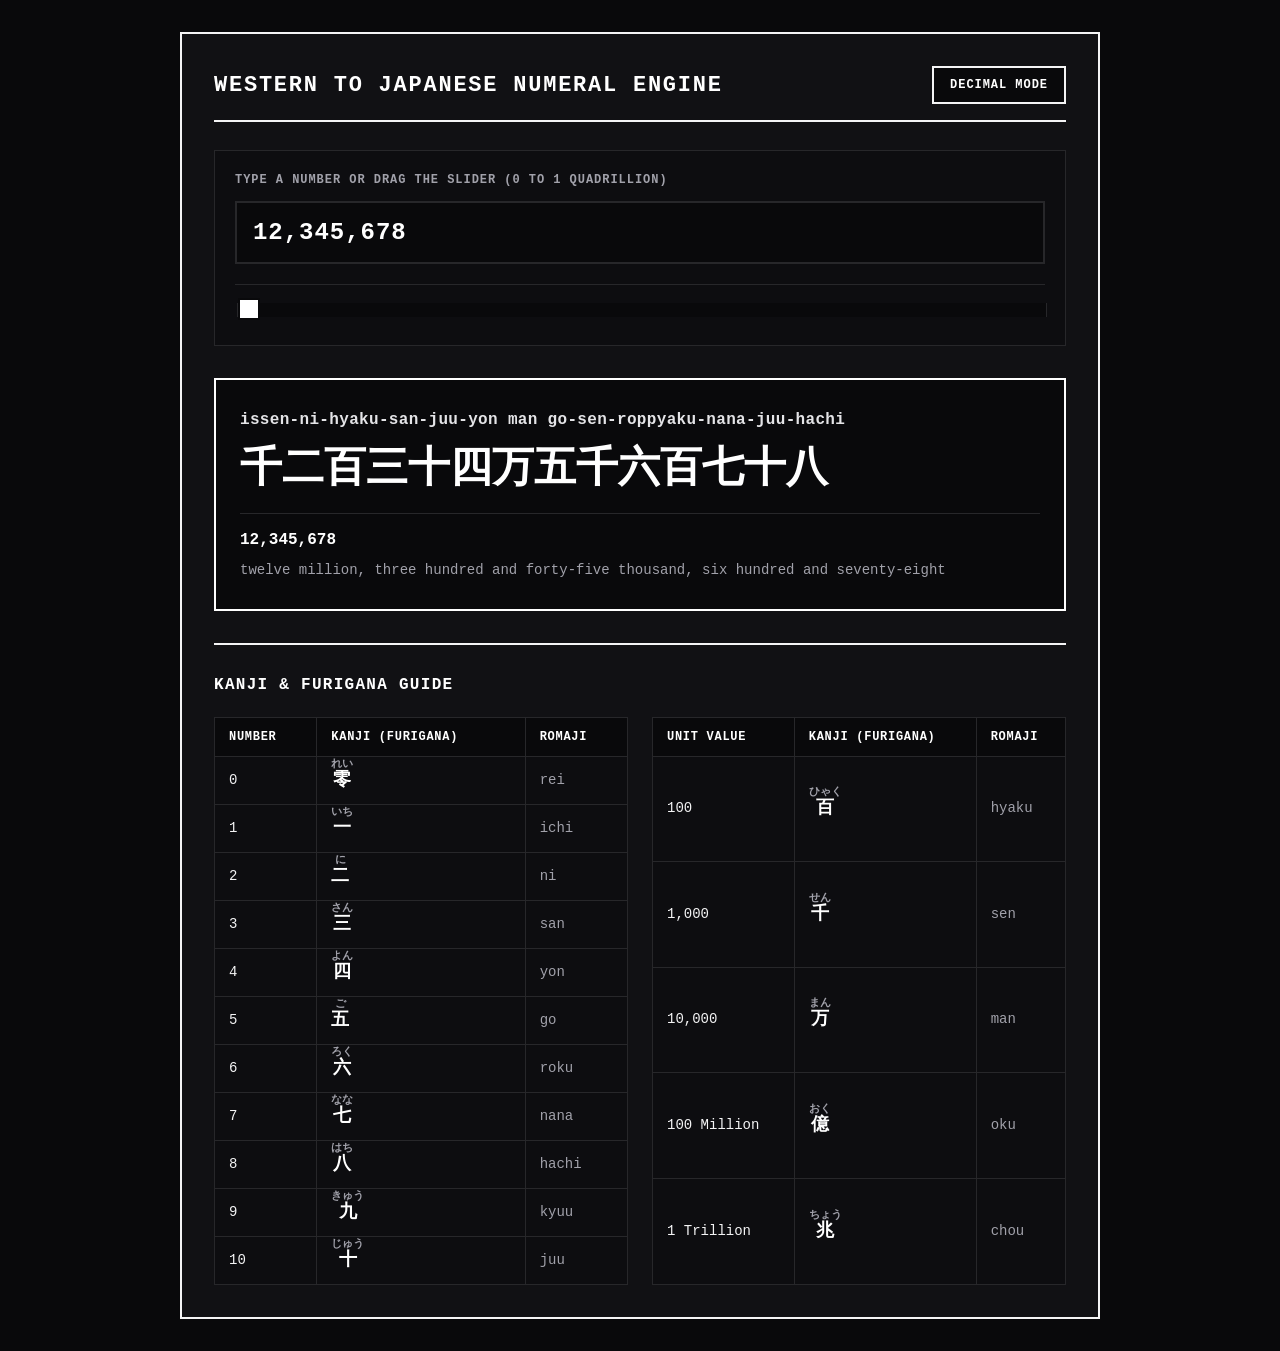
<file: index.html>
<!DOCTYPE html>
<html lang="en">
<head>
    <meta charset="UTF-8">
    <meta name="viewport" content="width=device-width, initial-scale=1.0">
    <title>Dynamic Japanese Numeral Converter</title>
    <link rel="stylesheet" href="styles.css">
</head>
<body>

    <div class="container">
        <div class="header-bar">
            <h1>Western to Japanese Numeral Engine</h1>
            <button type="button" id="modeToggle" class="mode-btn">Decimal Mode</button>
        </div>
        
        <div class="input-section">
            <label for="numInput" id="inputLabel">Type a number or drag the slider (0 to 1 Quadrillion)</label>
            <input type="text" inputmode="numeric" id="numInput" value="12,345,678" autocomplete="off">
            
            <div class="slider-container">
                <input type="range" id="numSlider" value="12345678" min="0" max="1000000000000000" step="1">
            </div>
        </div>

        <div class="result-card" id="resultCard">
            <div class="romaji-output" id="romajiOut">issen ni-hyaku san-juu yon-man go-sen roppyaku nana-juu hachi</div>
            <div class="kanji-output" id="kanjiOut">一千二百三十四万五千六百七十八</div>
            <div class="western-digits" id="westernDigits">12,345,678</div>
            <div class="western-words" id="westernWords">twelve million, three hundred and forty-five thousand, six hundred and seventy-eight</div>
        </div>

        <div class="reference-section">
            <h2>Kanji & Furigana Guide</h2>
            <div class="tables-container">
                <table class="ref-table">
                    <thead>
                        <tr>
                            <th>Number</th>
                            <th>Kanji (Furigana)</th>
                            <th>Romaji</th>
                        </tr>
                    </thead>
                    <tbody>
                        <tr><td>0</td><td><ruby>零<rt>れい</rt></ruby></td><td class="romaji-col">rei</td></tr>
                        <tr><td>1</td><td><ruby>一<rt>いち</rt></ruby></td><td class="romaji-col">ichi</td></tr>
                        <tr><td>2</td><td><ruby>二<rt>に</rt></ruby></td><td class="romaji-col">ni</td></tr>
                        <tr><td>3</td><td><ruby>三<rt>さん</rt></ruby></td><td class="romaji-col">san</td></tr>
                        <tr><td>4</td><td><ruby>四<rt>よん</rt></ruby></td><td class="romaji-col">yon</td></tr>
                        <tr><td>5</td><td><ruby>五<rt>ご</rt></ruby></td><td class="romaji-col">go</td></tr>
                        <tr><td>6</td><td><ruby>六<rt>ろく</rt></ruby></td><td class="romaji-col">roku</td></tr>
                        <tr><td>7</td><td><ruby>七<rt>なな</rt></ruby></td><td class="romaji-col">nana</td></tr>
                        <tr><td>8</td><td><ruby>八<rt>はち</rt></ruby></td><td class="romaji-col">hachi</td></tr>
                        <tr><td>9</td><td><ruby>九<rt>きゅう</rt></ruby></td><td class="romaji-col">kyuu</td></tr>
                        <tr><td>10</td><td><ruby>十<rt>じゅう</rt></ruby></td><td class="romaji-col">juu</td></tr>
                    </tbody>
                </table>

                <table class="ref-table">
                    <thead>
                        <tr>
                            <th>Unit Value</th>
                            <th>Kanji (Furigana)</th>
                            <th>Romaji</th>
                        </tr>
                    </thead>
                    <tbody>
                        <tr><td>100</td><td><ruby>百<rt>ひゃく</rt></ruby></td><td class="romaji-col">hyaku</td></tr>
                        <tr><td>1,000</td><td><ruby>千<rt>せん</rt></ruby></td><td class="romaji-col">sen</td></tr>
                        <tr><td>10,000</td><td><ruby>万<rt>まん</rt></ruby></td><td class="romaji-col">man</td></tr>
                        <tr><td>100 Million</td><td><ruby>億<rt>おく</rt></ruby></td><td class="romaji-col">oku</td></tr>
                        <tr><td>1 Trillion</td><td><ruby>兆<rt>ちょう</rt></ruby></td><td class="romaji-col">chou</td></tr>
                    </tbody>
                </table>
            </div>
        </div>
    </div>

    <script src="script.js"></script>
</body>
</html>
</file>
<file: styles.css>
:root {
    --bg: #09090b;
    --surface: #111114;
    --surface-alt: #0d0d10;
    --border: #27272a;
    --border-strong: #f4f4f5;
    --ink: #f4f4f5;
    --ink-muted: #a1a1aa;
    --accent: #e4e4e7;
    --highlight: #ffffff;
}

*,
*::before,
*::after {
    box-sizing: border-box;
    border-radius: 0;
    box-shadow: none;
}

body {
    font-family: ui-monospace, SFMono-Regular, Menlo, Monaco, Consolas, "Liberation Mono", "Courier New", monospace;
    background-color: var(--bg);
    color: var(--ink);
    margin: 0;
    padding: 32px 16px;
    display: flex;
    justify-content: center;
    min-height: 100vh;
    line-height: 1.5;
}

.container {
    max-width: 920px;
    width: 100%;
    background-color: var(--surface);
    border: 2px solid var(--border-strong);
    padding: 32px;
}

.header-bar {
    display: flex;
    align-items: center;
    justify-content: space-between;
    gap: 16px;
    flex-wrap: wrap;
    margin-bottom: 28px;
    padding-bottom: 16px;
    border-bottom: 2px solid var(--border-strong);
}

h1 {
    font-size: 22px;
    font-weight: 700;
    text-transform: uppercase;
    letter-spacing: 0.08em;
    margin: 0;
    color: var(--highlight);
}

.mode-btn {
    font-family: ui-monospace, SFMono-Regular, Menlo, Monaco, Consolas, "Liberation Mono", "Courier New", monospace;
    font-size: 12px;
    font-weight: 700;
    text-transform: uppercase;
    letter-spacing: 0.08em;
    padding: 10px 16px;
    background-color: var(--bg);
    color: var(--highlight);
    border: 2px solid var(--border-strong);
    cursor: pointer;
}

.mode-btn:hover,
.mode-btn.active {
    background-color: var(--highlight);
    color: var(--bg);
}

.input-section {
    margin-bottom: 32px;
    border: 1px solid var(--border);
    padding: 20px;
    background-color: var(--surface-alt);
}

label {
    display: block;
    font-size: 12px;
    font-weight: 700;
    text-transform: uppercase;
    letter-spacing: 0.08em;
    margin-bottom: 12px;
    color: var(--ink-muted);
}

input[type="text"] {
    width: 100%;
    padding: 16px;
    font-family: ui-monospace, SFMono-Regular, Menlo, Monaco, Consolas, "Liberation Mono", "Courier New", monospace;
    font-size: 24px;
    font-weight: 700;
    background-color: var(--bg);
    color: var(--highlight);
    border: 2px solid var(--border);
    outline: none;
    text-align: left;
    letter-spacing: 0.04em;
}

input[type="text"]:focus {
    border-color: var(--border-strong);
}

.slider-container {
    margin-top: 20px;
    padding-top: 16px;
    border-top: 1px solid var(--border);
}

input[type="range"] {
    -webkit-appearance: none;
    appearance: none;
    width: 100%;
    height: 14px;
    background-color: var(--bg);
    border: 1px solid var(--border);
    cursor: pointer;
    outline: none;
}

input[type="range"]:focus {
    border-color: var(--border-strong);
}

input[type="range"]::-webkit-slider-runnable-track {
    width: 100%;
    height: 14px;
    background-color: var(--bg);
    border: none;
}

input[type="range"]::-webkit-slider-thumb {
    -webkit-appearance: none;
    appearance: none;
    width: 22px;
    height: 22px;
    background-color: var(--highlight);
    border: 2px solid var(--bg);
    cursor: pointer;
    margin-top: -5px;
}

input[type="range"]::-moz-range-track {
    width: 100%;
    height: 14px;
    background-color: var(--bg);
    border: 1px solid var(--border);
}

input[type="range"]::-moz-range-thumb {
    width: 22px;
    height: 22px;
    background-color: var(--highlight);
    border: 2px solid var(--bg);
    cursor: pointer;
}

.result-card {
    background-color: var(--bg);
    border: 2px solid var(--border-strong);
    padding: 28px 24px;
    margin-bottom: 32px;
    text-align: left;
}

.result-card.animate-pop {
    border-color: var(--highlight);
}

.romaji-output {
    font-size: 16px;
    font-weight: 600;
    color: var(--accent);
    letter-spacing: 0.02em;
    margin-bottom: 12px;
    word-break: break-word;
    overflow-wrap: anywhere;
}

.kanji-output {
    font-size: 42px;
    font-weight: 700;
    color: var(--highlight);
    margin: 8px 0 16px 0;
    line-height: 1.25;
    word-break: break-all;
    overflow-wrap: anywhere;
}

.western-digits {
    font-family: ui-monospace, SFMono-Regular, Menlo, Monaco, Consolas, "Liberation Mono", "Courier New", monospace;
    font-size: 16px;
    font-weight: 700;
    color: var(--highlight);
    padding-top: 14px;
    border-top: 1px solid var(--border);
    word-break: break-all;
}

.western-words {
    font-family: ui-monospace, SFMono-Regular, Menlo, Monaco, Consolas, "Liberation Mono", "Courier New", monospace;
    font-size: 14px;
    color: var(--ink-muted);
    margin-top: 8px;
    word-break: break-word;
    overflow-wrap: anywhere;
}

.reference-section {
    border-top: 2px solid var(--border-strong);
    padding-top: 28px;
}

.reference-section h2 {
    font-size: 16px;
    font-weight: 700;
    text-transform: uppercase;
    letter-spacing: 0.08em;
    color: var(--highlight);
    margin: 0 0 20px 0;
}

.tables-container {
    display: flex;
    gap: 24px;
    flex-wrap: wrap;
}

.ref-table {
    flex: 1;
    min-width: 280px;
    border-collapse: collapse;
    font-size: 14px;
    background-color: var(--surface-alt);
    border: 1px solid var(--border);
}

.ref-table th,
.ref-table td {
    text-align: left;
    padding: 10px 14px;
    border: 1px solid var(--border);
}

.ref-table th {
    background-color: var(--bg);
    color: var(--highlight);
    font-weight: 700;
    font-size: 12px;
    text-transform: uppercase;
    letter-spacing: 0.06em;
}

ruby {
    font-size: 18px;
    font-weight: 600;
    color: var(--highlight);
}

rt {
    font-size: 11px;
    color: var(--ink-muted);
}

.romaji-col {
    color: var(--ink-muted);
    font-family: ui-monospace, SFMono-Regular, Menlo, Monaco, Consolas, "Liberation Mono", "Courier New", monospace;
}

@media (max-width: 600px) {
    .container {
        padding: 20px;
    }

    .kanji-output {
        font-size: 32px;
    }

    input[type="text"] {
        font-size: 20px;
    }
}
</file>
